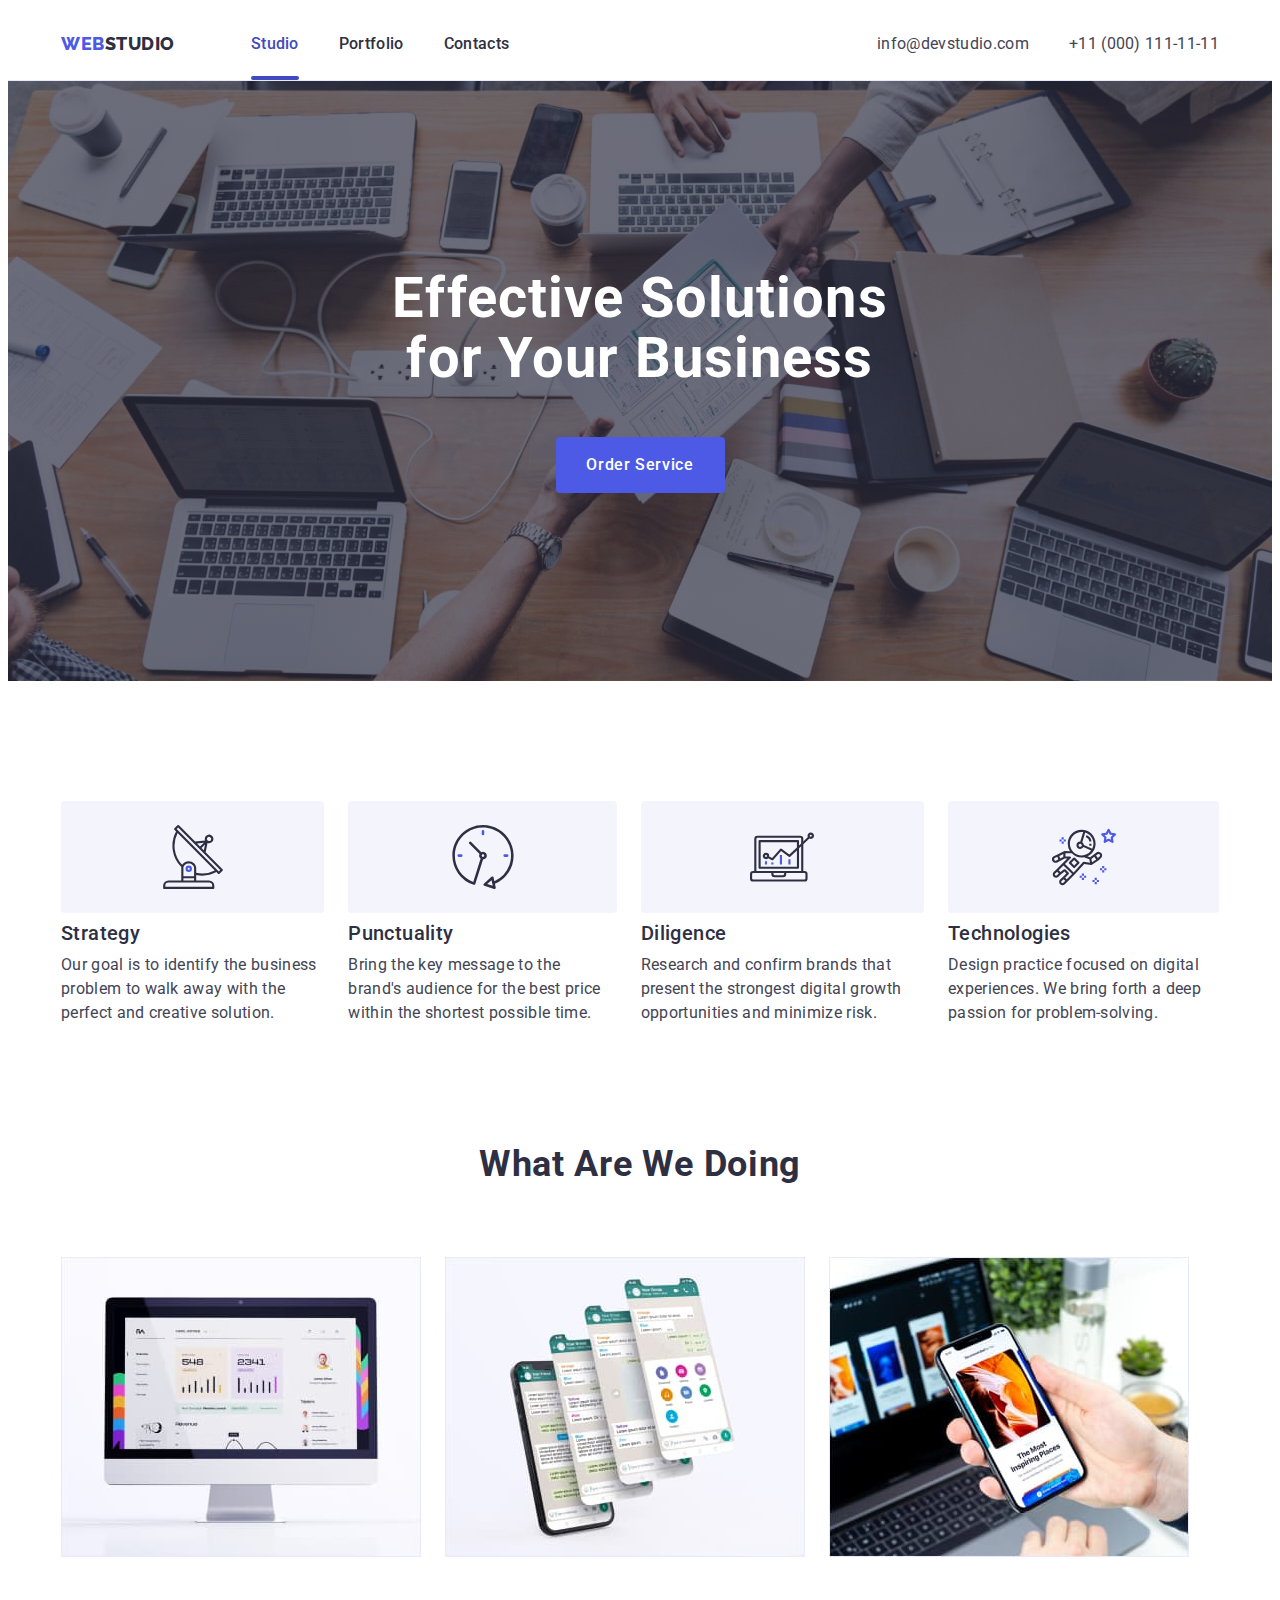
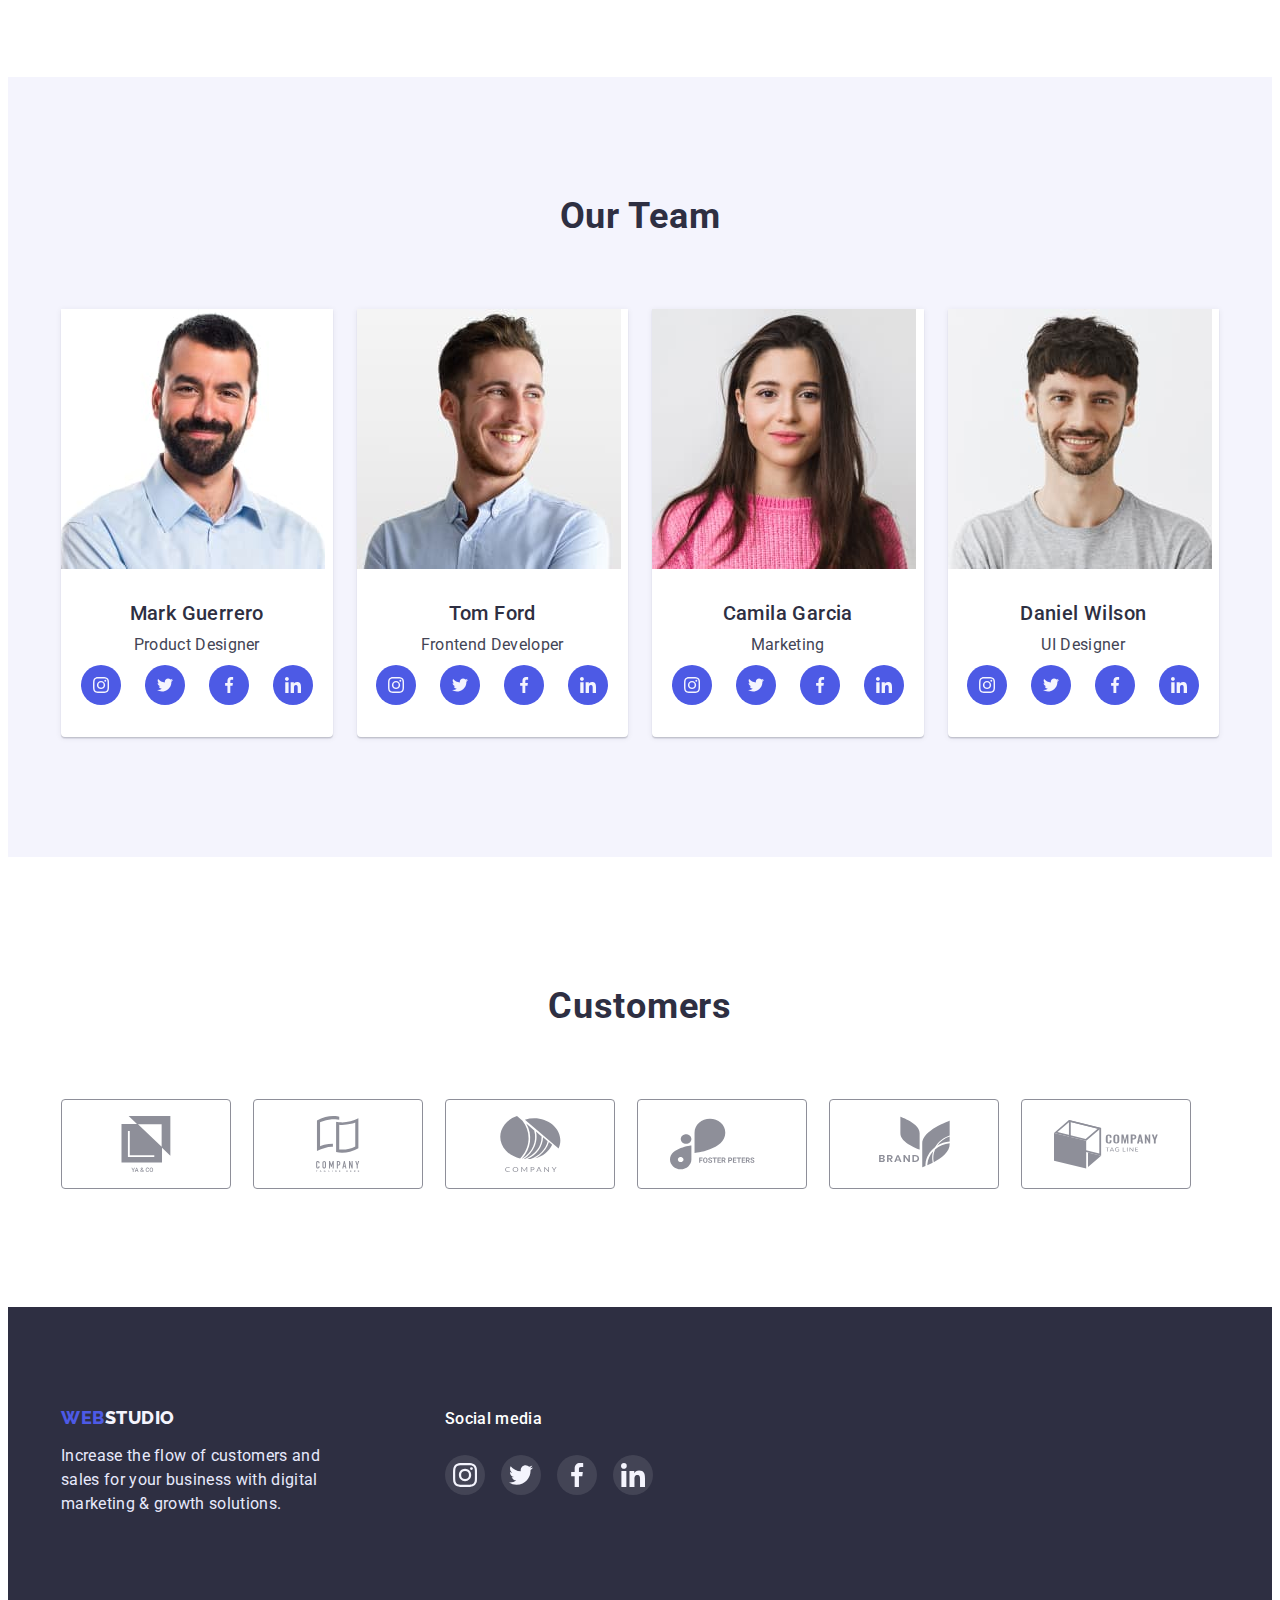
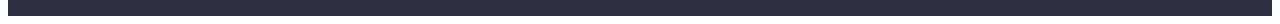
<file: index.html>
<!DOCTYPE html>
<html lang="en">

<head>
    <meta charset="UTF-8">
    <meta http-equiv="X-UA-Compatible" content="IE=edge">
    <meta name="viewport" content="width=device-width, initial-scale=1.0">
    <title>WebStudio</title>
    <link rel="preconnect" href="https://fonts.googleapis.com">
    <link rel="preconnect" href="https://fonts.gstatic.com" crossorigin>
    <link
        href="https://fonts.googleapis.com/css2?family=Raleway:wght@800&family=Roboto:wght@400;500;700;900&display=swap"
        rel="stylesheet">
    <link rel="stylesheet" href="https://cdnjs.cloudflare.com/ajax/libs/modern-normalize/1.1.0/modern-normalize.min.css"
        integrity="sha512-wpPYUAdjBVSE4KJnH1VR1HeZfpl1ub8YT/NKx4PuQ5NmX2tKuGu6U/JRp5y+Y8XG2tV+wKQpNHVUX03MfMFn9Q=="
        crossorigin="anonymous" referrerpolicy="no-referrer" />
    <link rel="stylesheet" href="./css/styles.css">
</head>

<body>
    <header class="header">
        <div class="container header-container">
            <nav class="header-nav">
                <a class="header-logo link" href="./index.html">Web<span
                        class="header-logo-studio link">Studio</span></a>
                <ul class="header-list list">
                    <li class="header-item"><a class="header-link link current" href="./index.html">Studio</a></li>
                    <li class="header-item"><a class="header-link link" href="./portfolio.html">Portfolio</a></li>
                    <li class="header-item"><a class="header-link link" href="">Contacts</a></li>
                </ul>
            </nav>
            <address class="adress">
                <ul class="adress-list list">
                    <li class="header-adress"><a class="header-adress-link link"
                            href="mailto:info@devstudio.com">info@devstudio.com</a></li>
                    <li class="header-adress"><a class="header-adress-link link" href="tel:+110001111111">+11 (000)
                            111-11-11</a></li>
                </ul>
            </address>
        </div>
    </header>

    <main>
        <section class="hero">
            <div class="container hero-container">
                <h1 class="hero-title">Effective Solutions for Your Business</h1>
                <button class="hero-btn" data-modal-open type="button">Order Service</button>
            </div>
        </section>
        <section class="goals">
            <div class="container">
                <h2 class="goals-title visually-hidden">goals</h2>
                <ul class="goals-list list">
                    <li class="goal-item">
                        <div class="goal-icon-container">
                            <svg width="64" height="64" class="goal-icon">
                                <use href="./images/svg-sprite.svg#icon-antenna"></use>
                            </svg>
                        </div>
                        <h3 class="goal-title">Strategy</h3>
                        <p class="goal-text">Our goal is to identify the business problem to walk away with the perfect
                            and creative solution.
                        </p>
                    </li>
                    <li class="goal-item">
                        <div class="goal-icon-container">
                            <svg width="64" height="64" class="goal-icon">
                                <use href="./images/svg-sprite.svg#icon-clock"></use>
                            </svg>
                        </div>
                        <h3 class="goal-title">Punctuality</h3>
                        <p class="goal-text">Bring the key message to the brand's audience for the best price within the
                            shortest possible time.
                        </p>
                    </li>
                    <li class="goal-item">
                        <div class="goal-icon-container">
                            <svg width="64" height="64" class="goal-icon">
                                <use href="./images/svg-sprite.svg#icon-diagram"></use>
                            </svg>
                        </div>
                        <h3 class="goal-title">Diligence</h3>
                        <p class="goal-text">Research and confirm brands that present the strongest digital growth
                            opportunities and minimize risk.
                        </p>
                    </li>
                    <li class="goal-item">
                        <div class="goal-icon-container">
                            <svg width="64" height="64" class="goal-icon">
                                <use href="./images/svg-sprite.svg#icon-astronaut"></use>
                            </svg>
                        </div>
                        <h3 class="goal-title">Technologies</h3>
                        <p class="goal-text">Design practice focused on digital experiences. We bring forth a deep
                            passion for problem-solving.
                        </p>
                    </li>
                </ul>
            </div>
        </section>
        <section class="about">
            <div class="container">
                <h2 class="about-title">What are we doing</h2>
                <ul class="about-list list">
                    <li class="about-item"><img src="./images/img1.jpg" alt="picture with computer" width="360"></li>
                    <li class="about-item"><img src="./images/img2.jpg" alt="picture with phone screen" width="360">
                    </li>
                    <li class="about-item"><img src="./images/img3.jpg" alt="picture with computer and phone"
                            width="360"></li>
                </ul>
            </div>
        </section>
        <section class="about-team">
            <div class="container about-team-container">
                <h2 class="about-title">Our Team</h2>
                <ul class="team-list list">
                    <li class="team-item">
                        <img src="./images/team/mark.jpg" alt="product designer" width="264">
                        <div class="team-title-text-container">
                            <h3 class="team-title">Mark Guerrero</h3>
                            <p class="team-text">Product Designer</p>
                            <ul class="team-social-list list">
                                <li class="team-social-item">
                                    <a href="" class="team-social-link link">
                                        <svg width="16" height="16" class="team-soc-icon">
                                            <use href="./images/svg-sprite.svg#icon-instagram"></use>
                                        </svg>
                                    </a>
                                </li>
                                <li class="team-social-item">
                                    <a href="" class="team-social-link link">
                                        <svg width="16" height="16" class="team-soc-icon">
                                            <use href="./images/svg-sprite.svg#icon-twitter"></use>
                                        </svg>
                                    </a>
                                </li>
                                <li class="team-social-item">
                                    <a href="" class="team-social-link link">
                                        <svg width="16" height="16" class="team-soc-icon">
                                            <use href="./images/svg-sprite.svg#icon-facebook"></use>
                                        </svg>
                                    </a>
                                </li>
                                <li class="team-social-item">
                                    <a href="" class="team-social-link link">
                                        <svg width="16" height="16" class="team-soc-icon">
                                            <use href="./images/svg-sprite.svg#icon-linkedin"></use>
                                        </svg>
                                    </a>
                                </li>
                            </ul>
                        </div>
                    </li>
                    <li class="team-item">
                        <img src="./images/team/tom.jpg" alt="frontend developer" width="264">
                        <div class="team-title-text-container">
                            <h3 class="team-title">Tom Ford</h3>
                            <p class="team-text">Frontend Developer</p>
                            <ul class="team-social-list list">
                                <li class="team-social-item">
                                    <a href="" class="team-social-link link">
                                        <svg width="16" height="16" class="team-soc-icon">
                                            <use href="./images/svg-sprite.svg#icon-instagram"></use>
                                        </svg>
                                    </a>
                                </li>
                                <li class="team-social-item">
                                    <a href="" class="team-social-link link">
                                        <svg width="16" height="16" class="team-soc-icon">
                                            <use href="./images/svg-sprite.svg#icon-twitter"></use>
                                        </svg>
                                    </a>
                                </li>
                                <li class="team-social-item">
                                    <a href="" class="team-social-link link">
                                        <svg width="16" height="16" class="team-soc-icon">
                                            <use href="./images/svg-sprite.svg#icon-facebook"></use>
                                        </svg>
                                    </a>
                                </li>
                                <li class="team-social-item">
                                    <a href="" class="team-social-link link">
                                        <svg width="16" height="16" class="team-soc-icon">
                                            <use href="./images/svg-sprite.svg#icon-linkedin"></use>
                                        </svg>
                                    </a>
                                </li>
                            </ul>
                        </div>
                    </li>
                    <li class="team-item">
                        <img src="./images/team/camila.jpg" alt="marketing" width="264">
                        <div class="team-title-text-container">
                            <h3 class="team-title">Camila Garcia</h3>
                            <p class="team-text">Marketing</p>
                            <ul class="team-social-list list">
                                <li class="team-social-item">
                                    <a href="" class="team-social-link link">
                                        <svg width="16" height="16" class="team-soc-icon">
                                            <use href="./images/svg-sprite.svg#icon-instagram"></use>
                                        </svg>
                                    </a>
                                </li>
                                <li class="team-social-item">
                                    <a href="" class="team-social-link link">
                                        <svg width="16" height="16" class="team-soc-icon">
                                            <use href="./images/svg-sprite.svg#icon-twitter"></use>
                                        </svg>
                                    </a>
                                </li>
                                <li class="team-social-item">
                                    <a href="" class="team-social-link link">
                                        <svg width="16" height="16" class="team-soc-icon">
                                            <use href="./images/svg-sprite.svg#icon-facebook"></use>
                                        </svg>
                                    </a>
                                </li>
                                <li class="team-social-item">
                                    <a href="" class="team-social-link link">
                                        <svg width="16" height="16" class="team-soc-icon">
                                            <use href="./images/svg-sprite.svg#icon-linkedin"></use>
                                        </svg>
                                    </a>
                                </li>
                            </ul>
                        </div>
                    </li>
                    <li class="team-item">
                        <img src="./images/team/daniel.jpg" alt="ui designer" width="264">
                        <div class="team-title-text-container">
                            <h3 class="team-title">Daniel Wilson</h3>
                            <p class="team-text">UI Designer</p>
                            <ul class="team-social-list list">
                                <li class="team-social-item">
                                    <a href="" class="team-social-link link">
                                        <svg width="16" height="16" class="team-soc-icon">
                                            <use href="./images/svg-sprite.svg#icon-instagram"></use>
                                        </svg>
                                    </a>
                                </li>
                                <li class="team-social-item">
                                    <a href="" class="team-social-link link">
                                        <svg width="16" height="16" class="team-soc-icon">
                                            <use href="./images/svg-sprite.svg#icon-twitter"></use>
                                        </svg>
                                    </a>
                                </li>
                                <li class="team-social-item">
                                    <a href="" class="team-social-link link">
                                        <svg width="16" height="16" class="team-soc-icon">
                                            <use href="./images/svg-sprite.svg#icon-facebook"></use>
                                        </svg>
                                    </a>
                                </li>
                                <li class="team-social-item">
                                    <a href="" class="team-social-link link">
                                        <svg width="16" height="16" class="team-soc-icon">
                                            <use href="./images/svg-sprite.svg#icon-linkedin"></use>
                                        </svg>
                                    </a>
                                </li>
                            </ul>
                        </div>
                    </li>
                </ul>
            </div>
        </section>
        <section class="customers">
            <div class="customers-container container">
                <h2 class="customers-title">Customers</h2>
                <ul class="customers-list list">
                    <li class="customers-item">
                        <a href="" class="customers-link link">
                            <svg width="104" height="56" class="customers-icon">
                                <use href="./images/svg-sprite.svg#icon-group1"></use>
                            </svg>
                        </a>
                    </li>
                    <li class="customers-item">
                        <a href="" class="customers-link link">
                            <svg width="104" height="56" class="customers-icon">
                                <use href="./images/svg-sprite.svg#icon-group2"></use>
                            </svg>
                        </a>
                    </li>
                    <li class="customers-item">
                        <a href="" class="customers-link link">
                            <svg width="104" height="56" class="customers-icon">
                                <use href="./images/svg-sprite.svg#icon-group3"></use>
                            </svg>
                        </a>
                    </li>
                    <li class="customers-item">
                        <a href="" class="customers-link link">
                            <svg width="104" height="56" class="customers-icon">
                                <use href="./images/svg-sprite.svg#icon-group4"></use>
                            </svg>
                        </a>
                    </li>
                    <li class="customers-item">
                        <a href="" class="customers-link link">
                            <svg width="104" height="56" class="customers-icon">
                                <use href="./images/svg-sprite.svg#icon-group5"></use>
                            </svg>
                        </a>
                    </li>
                    <li class="customers-item">
                        <a href="" class="customers-link link">
                            <svg width="104" height="56" class="customers-icon">
                                <use href="./images/svg-sprite.svg#icon-group6"></use>
                            </svg>
                        </a>
                    </li>
                </ul>
            </div>
        </section>
    </main>

    <footer class="footer">
        <div class="footer-container-container container">
            <div class="footer-container">
                <a class="header-logo link" href="./index.html">Web<span class="footer-logo-studio link">Studio</span></a>
                <p class="footer-text">Increase the flow of customers and sales for your business with digital marketing &
                    growth solutions.</p>
            </div>
            <div class="footer-soc-container">
                <p class="footer-soc-title">Social media</p>
                <ul class="footer-soc-list list">
                    <li class="footer-soc-list-item">
                        <a href="" class="footer-soc-link link">
                            <svg width="24" height="24" class="footer-soc-icon">
                                <use href="./images/svg-sprite.svg#icon-instagram"></use>
                            </svg>
                        </a>
                    </li>
                    <li class="footer-soc-list-item">
                        <a href="" class="footer-soc-link link">
                            <svg width="24" height="24" class="footer-soc-icon">
                                <use href="./images/svg-sprite.svg#icon-twitter"></use>
                            </svg>
                        </a>
                    </li>
                    <li class="footer-soc-list-item">
                        <a href="" class="footer-soc-link link">
                            <svg width="24" height="24" class="footer-soc-icon">
                                <use href="./images/svg-sprite.svg#icon-facebook"></use>
                            </svg>
                        </a>
                    </li>
                    <li class="footer-soc-list-item">
                        <a href="" class="footer-soc-link link">
                            <svg width="24" height="24" class="footer-soc-icon">
                                <use href="./images/svg-sprite.svg#icon-linkedin"></use>
                            </svg>
                        </a>
                    </li>
                </ul>
            </div>
        </div>
    </footer>
    <div class="backdrop is-hidden" data-modal>
        <div class="modal">
            <button type="button" data-modal-close class="modal-close">
                <svg width="8" height="8" class="modal-close-x">
                    <use href="./images/svg-sprite.svg#icon-modal-close-x"></use>
                </svg>
            </button>
        </div>
    </div>
    <script src="./js/modal.js"></script>
</body>

</html>
</file>
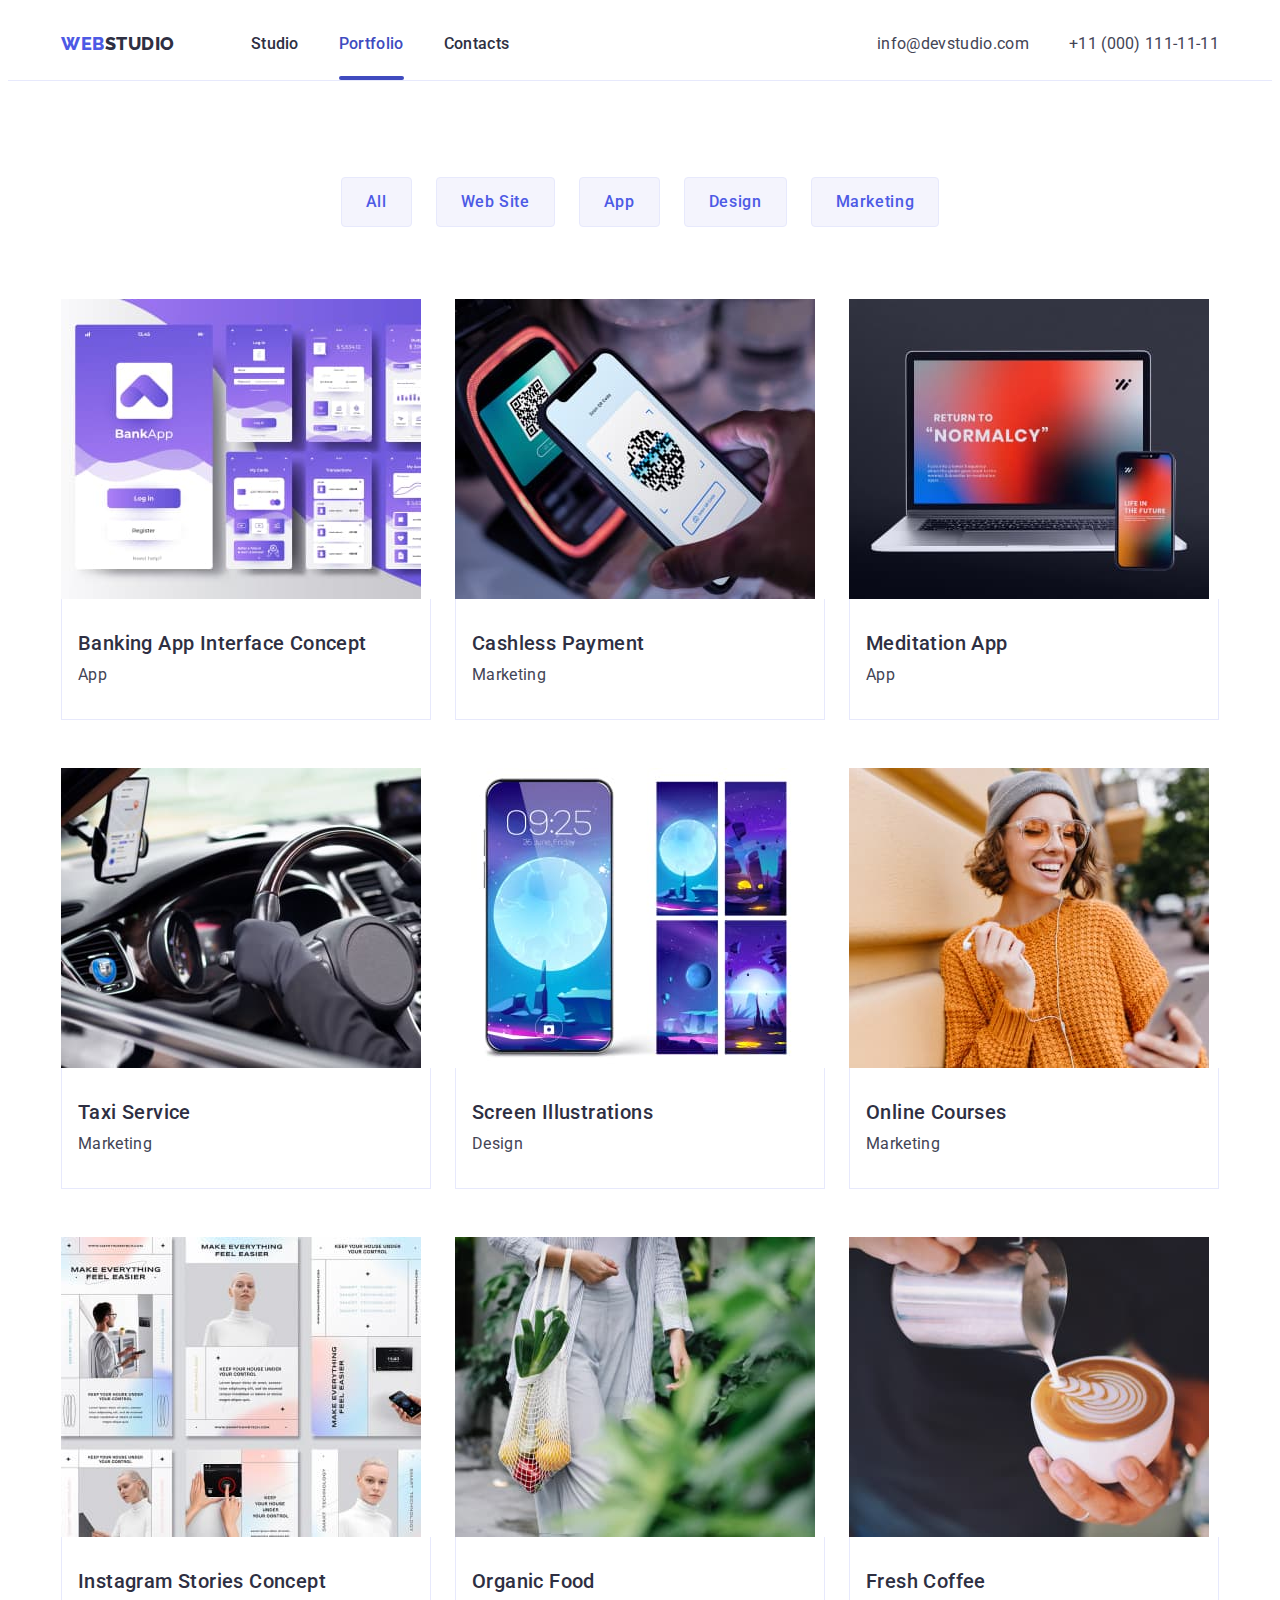
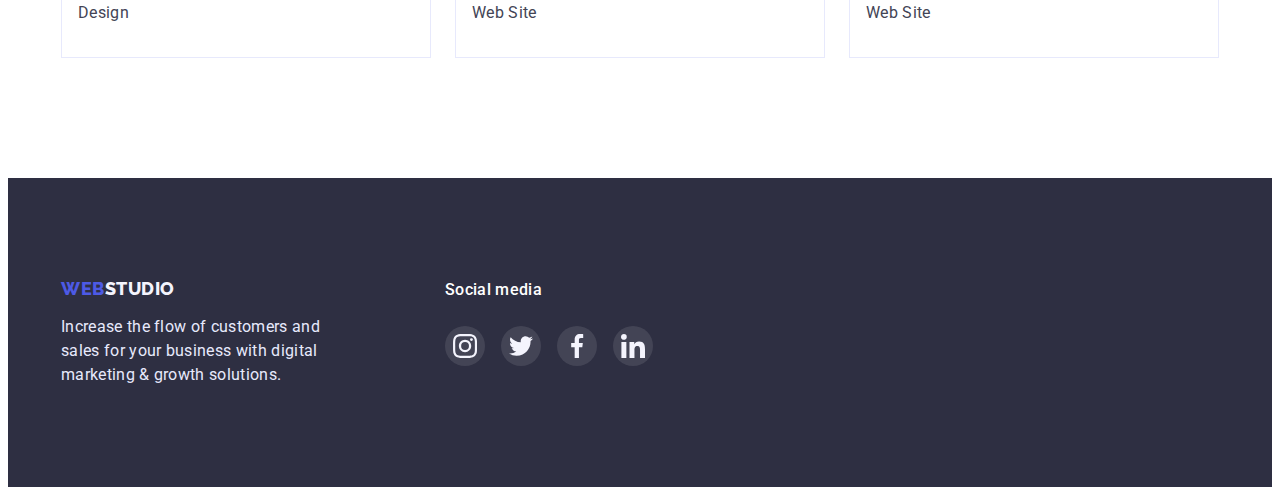
<file: portfolio.html>
<!DOCTYPE html>
<html lang="en">

<head>
    <meta charset="UTF-8">
    <meta http-equiv="X-UA-Compatible" content="IE=edge">
    <meta name="viewport" content="width=device-width, initial-scale=1.0">
    <title>WebStudio</title>
    <link rel="preconnect" href="https://fonts.googleapis.com">
    <link rel="preconnect" href="https://fonts.gstatic.com" crossorigin>
    <link
        href="https://fonts.googleapis.com/css2?family=Raleway:wght@800&family=Roboto:wght@400;500;700;900&display=swap"
        rel="stylesheet">
    <link rel="stylesheet" href="https://cdnjs.cloudflare.com/ajax/libs/modern-normalize/1.1.0/modern-normalize.min.css"
        integrity="sha512-wpPYUAdjBVSE4KJnH1VR1HeZfpl1ub8YT/NKx4PuQ5NmX2tKuGu6U/JRp5y+Y8XG2tV+wKQpNHVUX03MfMFn9Q=="
        crossorigin="anonymous" referrerpolicy="no-referrer" />
    <link rel="stylesheet" href="./css/styles.css">
</head>

<body>
    <header class="header">
        <div class="container header-container">
            <nav class="header-nav">
                <a class="header-logo link" href="./index.html">Web<span
                        class="header-logo-studio link">Studio</span></a>
                <ul class="header-list list">
                    <li class="header-item"><a class="header-link link" href="./index.html">Studio</a></li>
                    <li class="header-item"><a class="header-link link current" href="./portfolio.html">Portfolio</a></li>
                    <li class="header-item"><a class="header-link link" href="">Contacts</a></li>
                </ul>
            </nav>
            <address class="adress">
                <ul class="adress-list list">
                    <li class="header-adress"><a class="header-adress-link link"
                            href="mailto:info@devstudio.com">info@devstudio.com</a></li>
                    <li class="header-adress"><a class="header-adress-link link" href="tel:+110001111111">+11 (000)
                            111-11-11</a></li>
                </ul>
            </address>
        </div>
    </header>

    <main>
        <section class="portfolio-hero">
            <div class="container">
                <h1 class="visually-hidden">hero</h1>
                <ul class="portfolio-hero-list list">
                    <li class="portfolio-hero-item"><button class="portfolio-hero-btn" type="button">All</button></li>
                    <li class="portfolio-hero-item"><button class="portfolio-hero-btn" type="button">Web Site</button>
                    </li>
                    <li class="portfolio-hero-item"><button class="portfolio-hero-btn" type="button">App</button></li>
                    <li class="portfolio-hero-item"><button class="portfolio-hero-btn" type="button">Design</button>
                    </li>
                    <li class="portfolio-hero-item"><button class="portfolio-hero-btn" type="button">Marketing</button>
                    </li>
                </ul>
                <ul class="portfolio-about-list list">
                    <li class="portfolio-about-item">
                        <a class="portfolio-about-link link" href="">
                            <div class="portfolio-top-wrap">
                                <img src="./images/portfolio/image1.jpg" alt="app" width="360">
                                <p class="portfolio-cover-text">14 Stylish and User-Friendly App Design Concepts · Task Manager App · Calorie Tracker App · Exotic Fruit Ecommerce App ·
                                Cloud Storage App</p>
                            </div>
                            <div class="portfolio-about-container">
                                <h2 class="portfolio-about-title">Banking App Interface Concept</h2>
                                <p class="portfolio-about-text">App</p>
                            </div>
                        </a>
                    </li>
                    <li class="portfolio-about-item">
                        <a class="portfolio-about-link link" href="">
                            <div class="portfolio-top-wrap">
                                <img src="./images/portfolio/image2.jpg" alt="qrcode" width="360">
                                <p class="portfolio-cover-text">14 Stylish and User-Friendly App Design Concepts · Task Manager App · Calorie Tracker
                                App · Exotic Fruit Ecommerce App · Cloud Storage App</p>
                            </div>
                            <div class="portfolio-about-container">
                                <h2 class="portfolio-about-title">Cashless Payment</h2>
                                <p class="portfolio-about-text">Marketing</p>
                            </div>
                        </a>
                    </li>
                    <li class="portfolio-about-item">
                        <a class="portfolio-about-link link" href="">
                            <div class="portfolio-top-wrap">
                                <img src="./images/portfolio/image3.jpg" alt="computer" width="360">
                                <p class="portfolio-cover-text">14 Stylish and User-Friendly App Design Concepts · Task Manager App · Calorie Tracker
                                App · Exotic Fruit Ecommerce App · Cloud Storage App</p>
                            </div>
                            <div class="portfolio-about-container">
                                <h2 class="portfolio-about-title">Meditation App</h2>
                                <p class="portfolio-about-text">App</p>
                            </div>
                        </a>
                    </li>
                    <li class="portfolio-about-item">
                        <a class="portfolio-about-link link" href="">
                            <div class="portfolio-top-wrap">
                                <img src="./images/portfolio/image4.jpg" alt="in-a-car" width="360">
                                <p class="portfolio-cover-text">14 Stylish and User-Friendly App Design Concepts · Task Manager App · Calorie Tracker
                                App · Exotic Fruit Ecommerce App · Cloud Storage App</p>
                            </div>
                            <div class="portfolio-about-container">
                                <h2 class="portfolio-about-title">Taxi Service</h2>
                                <p class="portfolio-about-text">Marketing</p>
                            </div>
                        </a>
                    </li>
                    <li class="portfolio-about-item">
                        <a class="portfolio-about-link link" href="">
                            <div class="portfolio-top-wrap">
                                <img src="./images/portfolio/image5.jpg" alt="homescreen" width="360">
                                <p class="portfolio-cover-text">14 Stylish and User-Friendly App Design Concepts · Task Manager App · Calorie Tracker
                                App · Exotic Fruit Ecommerce App · Cloud Storage App</p>
                            </div>
                            <div class="portfolio-about-container">
                                <h2 class="portfolio-about-title">Screen Illustrations</h2>
                                <p class="portfolio-about-text">Design</p>
                            </div>
                        </a>
                    </li>
                    <li class="portfolio-about-item">
                        <a class="portfolio-about-link link" href="">
                            <div class="portfolio-top-wrap">
                                <img src="./images/portfolio/image6.jpg" alt="girl-with-phone" width="360">
                                <p class="portfolio-cover-text">14 Stylish and User-Friendly App Design Concepts · Task Manager App · Calorie Tracker
                                App · Exotic Fruit Ecommerce App · Cloud Storage App</p>
                            </div>
                            <div class="portfolio-about-container">
                                <h2 class="portfolio-about-title">Online Courses</h2>
                                <p class="portfolio-about-text">Marketing</p>
                            </div>
                        </a>
                    </li>
                    <li class="portfolio-about-item">
                        <a class="portfolio-about-link link" href="">
                            <div class="portfolio-top-wrap">
                                <img src="./images/portfolio/image7.jpg" alt="instagram-stories-concept" width="360">
                                <p class="portfolio-cover-text">14 Stylish and User-Friendly App Design Concepts · Task Manager App · Calorie Tracker
                                App · Exotic Fruit Ecommerce App · Cloud Storage App</p>
                            </div>
                            <div class="portfolio-about-container">
                                <h2 class="portfolio-about-title">Instagram Stories Concept</h2>
                                <p class="portfolio-about-text">Design</p>
                            </div>
                        </a>
                    </li>
                    <li class="portfolio-about-item">
                        <a class="portfolio-about-link link" href="">
                            <div class="portfolio-top-wrap">
                                <img src="./images/portfolio/image8.jpg" alt="girl-with-fruits" width="360">
                                <p class="portfolio-cover-text">14 Stylish and User-Friendly App Design Concepts · Task Manager App · Calorie Tracker
                                App · Exotic Fruit Ecommerce App · Cloud Storage App</p>
                            </div>
                            <div class="portfolio-about-container">
                                <h2 class="portfolio-about-title">Organic Food</h2>
                                <p class="portfolio-about-text">Web Site</p>
                            </div>
                        </a>
                    </li>
                    <li class="portfolio-about-item">
                        <a class="portfolio-about-link link" href="">
                            <div class="portfolio-top-wrap">
                                <img src="./images/portfolio/image9.jpg" alt="coffee" width="360">
                                <p class="portfolio-cover-text">14 Stylish and User-Friendly App Design Concepts · Task Manager App · Calorie Tracker
                                App · Exotic Fruit Ecommerce App · Cloud Storage App</p>
                            </div>
                            <div class="portfolio-about-container">
                                <h2 class="portfolio-about-title">Fresh Coffee</h2>
                                <p class="portfolio-about-text">Web Site</p>
                            </div>
                        </a>
                    </li>
                </ul>
            </div>
        </section>
    </main>

    <footer class="footer">
        <div class="footer-container-container container">
            <div class="footer-container">
                <a class="header-logo link" href="./index.html">Web<span class="footer-logo-studio link">Studio</span></a>
                <p class="footer-text">Increase the flow of customers and sales for your business with digital marketing &
                    growth solutions.</p>
            </div>
            <div class="footer-soc-container">
                <p class="footer-soc-title">Social media</p>
                <ul class="footer-soc-list list">
                    <li class="footer-soc-list-item">
                        <a href="" class="footer-soc-link link">
                            <svg width="24" height="24" class="footer-soc-icon">
                                <use href="./images/svg-sprite.svg#icon-instagram"></use>
                            </svg>
                        </a>
                    </li>
                    <li class="footer-soc-list-item">
                        <a href="" class="footer-soc-link link">
                            <svg width="24" height="24" class="footer-soc-icon">
                                <use href="./images/svg-sprite.svg#icon-twitter"></use>
                            </svg>
                        </a>
                    </li>
                    <li class="footer-soc-list-item">
                        <a href="" class="footer-soc-link link">
                            <svg width="24" height="24" class="footer-soc-icon">
                                <use href="./images/svg-sprite.svg#icon-facebook"></use>
                            </svg>
                        </a>
                    </li>
                    <li class="footer-soc-list-item">
                        <a href="" class="footer-soc-link link">
                            <svg width="24" height="24" class="footer-soc-icon">
                                <use href="./images/svg-sprite.svg#icon-linkedin"></use>
                            </svg>
                        </a>
                    </li>
                </ul>
            </div>
        </div>
    </footer>

</body>

</html>
</file>
<file: css/styles.css>
:root {
    --body-color: #434455;
    --hero-tytle-color: #FFFFFF;
    --hero-btn-color: #FFFFFF;
    --main-color: #2E2F42;
    --header-logo: #4D5AE5;
    --header-tel-mail-active: #404BBF;
    --header-tel-mail: #434455;
    --goal-title: #2E2F42;
    --goal-text: #434455;
    --goal-icon-cont-bcgcolor: #F4F4FD;
    --footer-logo-studio-color: #F4F4FD;
    --footer-text-color: #E7E9FC;
    --footer-background-color: #2E2F42;
    --portfolio-hero-btn-color: #4D5AE5;
    --portfolio-hero-bck-color-active: #404BBF;
    --portfolio-hero-bck-color-nonactive: #F4F4FD;
    --about-team-bckground-color: #F4F4FD;
    --about-team-item-bckg-color: #FFFFFF;
    --hero-btn-bckg-color-nonactive: #4D5AE5;
    --hero-btn-bckg-color-active: #404BBF;
    --header-link-color-active: #404BBF;
    --header-border-bottom-color: #E7E9FC;
    --portfolio-hero-btn-border-color: #E7E9FC;
    --portfolio-about-container-border: #E7E9FC;
    --portfolio-cover-text-color: #F4F4FD;
    --portfolio-cover-text-bcgcolor: #4D5AE5;
    --team-social-link-bck-color:#4D5AE5; 
    --team-soc-link-bck-color-active: #404BBF; 
    --team-soc-link-item-color: #f4f4fd;
    --customers-link-color: #8E8F99; 
    --customers-link-color-active: #404BBF;
    --footer-soc-title-color: #FFFFFF;
    --footer-soc-link-bckcolor: rgba(255, 255, 255, 0.1);
    --footer-soc-link-bcgcolor-active: #31D0AA;
    --footer-soc-link-color: #F4F4FD; 
    --modal-background-color: #FCFCFC; 
    --modal-close-background-color: #E7E9FC;
    --modal-close-x-color: #000000; 
    --modal-close-x-bcgcolor-active: #404BBF;
    --modal-close-x-color-active: #FFFFFF; 
}

body {
    font-family: 'Roboto', sans-serif;
    color: var(--body-color)
}

img {
    display: block;
}

p,
h1,
h2,
h3,
h4,
h5,
h6 {
    margin: 0;
}

ul {
    padding-left: 0;
    margin: 0;
}

button {
    cursor: pointer;
}

address {
    font-style: normal;
}

.link {
    text-decoration: none;
}

.list {
    list-style: none;
}

.container {
    width: 1158px;
    padding-left: 15px;
    padding-right: 15px;
    margin: 0 auto;
}

/**---------HEADER---------*/

.header {
    border-bottom: 1px solid var(--header-border-bottom-color);
}

.header-container {
    display: flex;
    align-items: center;
}

.header-logo {
    font-family: 'Raleway', sans-serif;
    font-weight: 800;
    font-size: 18px;
    line-height: 1.17;
    letter-spacing: 0.03em;
    text-transform: uppercase;
    color: var(--header-logo);
}

.header-logo-studio {
    color: var(--main-color);
}

.header-nav {
    display: flex;
    align-items: center;
    margin-right: auto;
}

.header-list {
    display: flex;
    gap: 40px;
    margin-left: 76px;
}

.header-item {
    
}

.header-link {
    display: block;
    font-weight: 500;
    font-size: 16px;
    line-height: 1.5;
    letter-spacing: 0.02em;
    color: var(--main-color);
    padding-bottom: 24px;
    padding-top: 24px;

    transition-property: color;
    transition-duration: 250ms;
    transition-timing-function: cubic-bezier(0.4, 0, 0.2, 1);
}

.header-link:hover,
.header-link:focus {
    color: var(--header-link-color-active);
}

.current {
    position: relative;
    color: var(--header-link-color-active);
}

.current.header-link::after {
    content: '';
    display: block;
    width: 100%;
    height: 4px;
    background-color: var(--header-link-color-active);
    border-radius: 2px;

    position: absolute;
    left: 0;
    bottom: 0;

    transition: opacity 250ms cubic-bezier(0.4, 0, 0.2, 1);
}


.adress {
    font-style: normal;
}

.adress-list {
    display: flex;
    gap: 40px;
}

.header-adress-link {
    font-style: normal;
    font-weight: 400;
    font-size: 16px;
    line-height: 1.5;
    letter-spacing: 0.02em;
    color: var(--header-tel-mail);

    transition-property: color;
    transition-duration: 250ms;
    transition-timing-function: cubic-bezier(0.4, 0, 0.2, 1);
}

.header-adress-link:hover,
.header-adress-link:focus {
    color: var(--header-tel-mail-active);
}

/**---------HERO---------*/

.hero {
    background-color: var(--main-color);
    background-image: linear-gradient(
        rgba(46, 47, 66, 0.7), 
        rgba(46, 47, 66, 0.7)),
        url(../images/people-office.jpg);
    background-repeat: no-repeat;
    background-position: center;
    background-size: cover;
    padding-top: 188px;
    padding-bottom: 188px;
    max-width: 1440px;
    margin: 0 auto; 
}

.hero-container {
    display: flex;
    align-items: center;
    flex-direction: column;
}

.hero-title {
    font-size: 56px;
    line-height: 1.07;
    text-align: center;
    letter-spacing: 0.02em;
    color: var(--hero-tytle-color);
    width: 496px;
}

.hero-btn {
    font-family: inherit;
    font-weight: 500;
    font-size: 16px;
    line-height: 1.5;
    letter-spacing: 0.04em;
    color: var(--hero-btn-color);
    background-color: var(--hero-btn-bckg-color-nonactive);
    cursor: pointer;
    width: 169px;
    height: 56px;
    margin-top: 48px;
    border-radius: 4px;
    border: none;

    transition: background-color 250ms cubic-bezier(0.4, 0, 0.2, 1); 
}

.hero-btn:hover,
.hero-btn:focus {
    background-color: var(--hero-btn-bckg-color-active);
}

/**---------SECTION GOALS---------*/

.goals-title {}

.visually-hidden {
    position: absolute;
    width: 1px;
    height: 1px;
    margin: -1px;
    border: 0;
    padding: 0;
    white-space: nowrap;
    clip-path: inset(100%);
    clip: rect(0 0 0 0);
    overflow: hidden;
}

.goals {
    padding-top: 120px;
    padding-bottom: 120px;
}

.goals-list {
    display: flex;
    flex-direction: row;
    gap: 24px;
}

.goals-list {}

.goal-item {}

.goal-icon-container {
    background-color: var(--goal-icon-cont-bcgcolor);
    border-radius: 4px;
    margin-bottom: 8px;
    display: flex;
    justify-content: center;

}

.goal-icon {
    margin-top: 24px;
    margin-bottom: 24px;
}

.goal-title {
    font-weight: 500;
    font-size: 20px;
    line-height: 1.2;
    letter-spacing: 0.02em;
    color: var(--goal-title);
    margin-bottom: 8px;
}

.goal-text {
    font-size: 16px;
    line-height: 1.5;
    letter-spacing: 0.02em;
    color: var(--goal-text);
}

/**-------------SECTION WHAT ARE WE DOING----------*/

.about {
    padding-bottom: 120px;
}

.about-title {
    font-size: 36px;
    line-height: 1.11;
    text-align: center;
    letter-spacing: 0.02em;
    text-transform: capitalize;
    color: var(--goal-title);
    margin-bottom: 72px;
}

.about-list {
    display: flex;
    flex-direction: row;
    gap: 24px;
}

.about-item {}

/**--------------SECTION OUR TEAM-----------*/

.about-team {
    background-color: var(--about-team-bckground-color);
    padding-top: 120px;
    padding-bottom: 120px;
}

.about-team-container {}

.about-title {}

.team-list {
    display: flex;
    gap: 24px;
}

.team-item {
    width: calc((100% - 72px) / 4);
    background-color: var(--about-team-item-bckg-color);
    border-radius: 0px 0px 4px 4px;
    box-shadow: 0px 1px 6px rgba(46, 47, 66, 0.08), 0px 1px 1px rgba(46, 47, 66, 0.16), 0px 2px 1px rgba(46, 47, 66, 0.08);
}

.team-title-text-container {
    padding: 32px 16px;
}

.team-title {
    font-weight: 500;
    font-size: 20px;
    line-height: 1.2;
    text-align: center;
    letter-spacing: 0.02em;
    color: var(--goal-title);
    margin-bottom: 8px;
}

.team-text {
    font-size: 16px;
    line-height: 1.5;
    text-align: center;
    letter-spacing: 0.02em;
    color: var(--goal-text);
}

.team-social-list {
    display: flex;
    justify-content: center;
    gap: 24px;
    margin-top: 8px;
}

.team-social-item {
    width: 40px;
    height: 40px;
}

.team-social-link {
    width: 100%;
    height: 100%;
    border-radius: 50%;
    background-color: var(--team-social-link-bck-color);
    display: flex;
    align-items: center;
    justify-content: center;
    color: var(--team-soc-link-item-color);

    transition-property: background-color;
    transition-duration: 250ms;
    transition-timing-function: cubic-bezier(0.4, 0, 0.2, 1);
}

.team-social-link:hover,
.team-social-link:focus {
    background-color: var(--team-soc-link-bck-color-active);
}


.team-soc-icon {
    fill: currentColor;
}

/**-----------------CUSTOMERS-------------*/

.customers {
    padding-top: 130px;
    padding-bottom: 120px;
}

.customers-container {

}

.customers-title {
    font-size: 36px;
    line-height: 1.11;
    text-align: center;
    letter-spacing: 0.02em;
    text-transform: capitalize;
    color: var(--goal-title);
    margin-bottom: 72px;
}

.customers-list {
    display: flex;
    gap: 24px;
}

.customers-item {
    width: 168px;
    height: 88px;
}

.customers-link {
    width: 100%;
    height: 100%; 
    border: 1px solid var(--customers-link-color);
    border-radius: 4px;
    display: flex;
    align-items: center;
    justify-content: center;
    color: var(--customers-link-color); 

    transition-property: border;
    transition-duration: 250ms;
    transition-timing-function: cubic-bezier(0.4, 0, 0.2, 1);
}

.customers-icon {
    fill: currentColor;

    transition-property: fill;
    transition-duration: 250ms;
    transition-timing-function: cubic-bezier(0.4, 0, 0.2, 1);
}

.customers-link:hover,
.customers-link:focus {
    border: 1px solid var(--customers-link-color-active);
}

.customers-link:focus .customers-icon,
.customers-link:hover .customers-icon  {
    fill: var(--customers-link-color-active);
}



/**----------FOOTER----------*/

.footer {
    background-color: var(--footer-background-color);
    padding-top: 100px;
    padding-bottom: 100px;
}

.footer-container-container {
    display: flex;
}

.footer-logo-studio {
    color: var(--footer-logo-studio-color);
}

.footer-text {
    font-size: 16px;
    line-height: 1.5;
    letter-spacing: 0.02em;
    color: var(--footer-text-color);
    width: 264px;
    margin-top: 16px;
}

.footer-soc-container {
    margin-left: 120px;
}

.footer-soc-title {
    font-weight: 500;
    font-size: 16px;
    line-height: 1.5;
    letter-spacing: 0.02em;
    color: var(--footer-soc-title-color);
    margin-bottom: 24px;
}

.footer-soc-list {
    display: flex;
    justify-content: center;
    gap: 16px;
}

.footer-soc-list-item {
    width: 40px;
    height: 40px;
}

.footer-soc-link {
    width: 100%;
    height: 100%;
    border-radius: 50%;
    background: var(--footer-soc-link-bckcolor);
    display: flex;
    align-items: center;
    justify-content: center;
    color:var(--footer-soc-link-color);

    transition: background-color 250ms cubic-bezier(0.4, 0, 0.2, 1);
}

.footer-soc-link:hover,
.footer-soc-link:focus {
    background-color: var(--footer-soc-link-bcgcolor-active);
}

.footer-soc-icon {
    fill: currentColor; 
}

/**------------------------PORTFOLIO HERO-----------------*/

.portfolio-hero {
    padding-top: 96px;
    padding-bottom: 120px;
}

.portfolio-hero-list {
    display: flex;
    flex-direction: row;
    justify-content: center;
    gap: 24px;
}

.portfolio-hero-item {}

.portfolio-hero-btn {
    font-family: inherit;
    font-weight: 500;
    font-size: 16px;
    line-height: 1.5;
    letter-spacing: 0.04em;
    color: var(--portfolio-hero-btn-color);
    background-color: var(--portfolio-hero-bck-color-nonactive);
    cursor: pointer;
    padding: 12px 24px;
    border: 1px solid var(--portfolio-hero-btn-border-color);
    border-radius: 4px;

    transition: color 250ms cubic-bezier(0.4, 0, 0.2, 1), 
        background-color 250ms cubic-bezier(0.4, 0, 0.2, 1),
        box-shadow 250ms cubic-bezier(0.4, 0, 0.2, 1),
        border 250ms cubic-bezier(0.4, 0, 0.2, 1); 

}

.portfolio-hero-btn:hover,
.portfolio-hero-btn:focus {
    color: var(--hero-btn-color);
    background-color: var(--portfolio-hero-bck-color-active);
    display: block;
    box-shadow: 0px 3px 1px rgba(0, 0, 0, 0.1), 
        0px 2px 1px rgba(0, 0, 0, 0.08), 
        0px 2px 2px rgba(0, 0, 0, 0.12);
    border: transparent;
}

/**--------PORTFOLIO ABOUT---------*/

.portfolio-about-list {
    margin-top: 72px;
    display: flex;
    flex-wrap: wrap;
    column-gap: 24px;
    row-gap: 48px;
}

.portfolio-about-item {
    width: calc((100% - 48px) / 3);
}

.portfolio-about-item:hover .portfolio-cover-text {
    transform: translateY(0);
}

.portfolio-about-item:focus .portfolio-cover-text {
    transform: translateY(0);
}

.portfolio-about-link {
    display: block;

    transition: box-shadow 250ms cubic-bezier(0.4, 0, 0.2, 1);
}

.portfolio-about-link:hover,
.portfolio-about-link:focus {
    box-shadow: 0px 1px 6px rgba(46, 47, 66, 0.08), 
    0px 1px 1px rgba(46, 47, 66, 0.16), 
    0px 2px 1px rgba(46, 47, 66, 0.08);
}

.portfolio-top-wrap {
    position: relative;
    overflow: hidden;
}

.portfolio-cover-text {
    position: absolute;
    top: 0; 
    font-weight: 400;
    font-size: 16px;
    line-height: 1.5;
    letter-spacing: 0.02em;
    color: var(--portfolio-cover-text-color); 
    height: 100%;
    background-color: var(--portfolio-cover-text-bcgcolor); 
    padding: 40px 32px;
    transform: translateY(100%);
    transition: transform 250ms cubic-bezier(0.4, 0, 0.2, 1);
}

.portfolio-about-title {
    font-weight: 500;
    font-size: 20px;
    line-height: 1.2;
    letter-spacing: 0.02em;
    color: var(--goal-title);
    margin-bottom: 8px;
}

.portfolio-about-text {
    font-size: 16px;
    line-height: 1.5;
    letter-spacing: 0.02em;
    color: var(--goal-text);
}

.portfolio-about-container {
    border: 1px solid var(--portfolio-about-container-border);
    border-top: none;
    padding-left: 16px;
    padding-top: 32px;
    padding-bottom: 32px;
}

/**---------Modal-------*/

.backdrop {
    position: fixed; 
    top: 0;
    left: 0; 
    width: 100%;
    height: 100%;
    background-color: rgba(46, 47, 66, 0.4);

    transition: opacity 250ms cubic-bezier(0.4, 0, 0.2, 1);
}

.backdrop.is-hidden {
    opacity: 0;
    visibility: hidden;
    pointer-events: none;
}

.backdrop.is-hidden .modal {
    transform: translate(-50%, -50%) scale(0.9);
}

.modal {
    position: absolute;
    top: 50%;
    left: 50%;

    width: 408px;
    height: 576px;

    background-color: var(--modal-background-color);
    box-shadow: 0px 1px 1px rgba(0, 0, 0, 0.14), 0px 1px 3px rgba(0, 0, 0, 0.12), 0px 2px 1px rgba(0, 0, 0, 0.2);
    border-radius: 4px;
    padding: 24px;

    transform: translate(-50%, -50%) scale(1);
    transition: transform 250ms cubic-bezier(0.4, 0, 0.2, 1);
}

.modal-close {
    display: block;
    margin-left: auto;
    width: 24px;
    height: 24px;
    border-radius: 50%;
    background-color: var(--modal-close-background-color);
    border: 1px solid rgba(0, 0, 0, 0.1);
    display: flex;
    align-items: center;
    justify-content: center;
    fill: var(--modal-close-x-color);

    transition: background-color 250ms cubic-bezier(0.4, 0, 0.2, 1),
        fill 250ms cubic-bezier(0.4, 0, 0.2, 1); 
}

.modal-close:hover,
.modal-close:focus {
    background-color: var(--modal-close-x-bcgcolor-active);
    fill: var(--modal-close-x-color-active);
}
</file>
